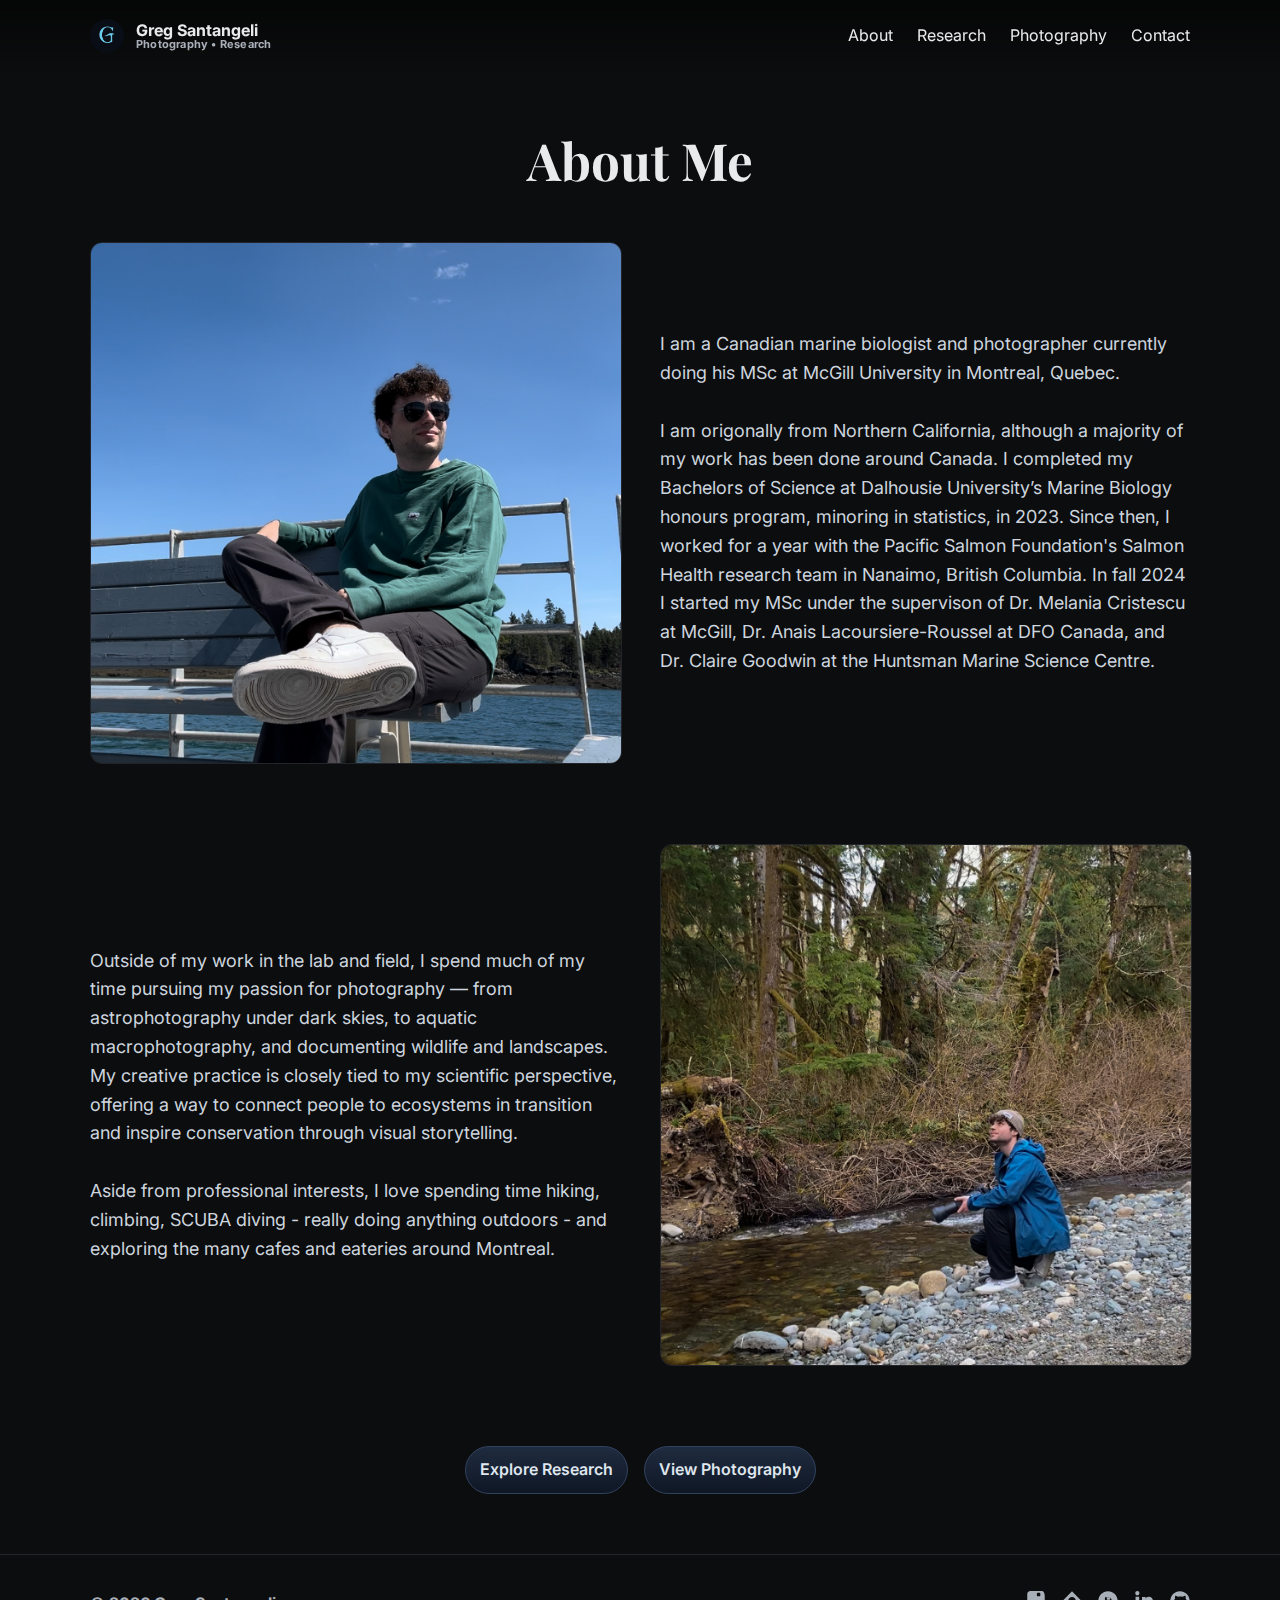
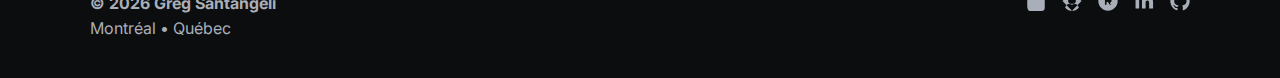
<file: about.html>
<!DOCTYPE html>
<html lang="en">
<head>
  <meta charset="utf-8" />
  <meta name="viewport" content="width=device-width, initial-scale=1" />
  <title>About Me — Greg Santangeli</title>
  <meta name="description" content="About Greg Santangeli — Researcher and photographer based in Montréal." />
  <link rel="preconnect" href="https://fonts.googleapis.com">
  <link rel="preconnect" href="https://fonts.gstatic.com" crossorigin>
  <link href="https://fonts.googleapis.com/css2?family=Inter:wght@300;400;500;600;700;800;900&family=Playfair+Display:wght@600;700&display=swap" rel="stylesheet">
  <style>
    :root {
      --bg: #0c0d0e;
      --fg: #e8eaec;
      --muted: #a9afb8;
      --accent: #9ad3ff;
      --card: #121316;
      --border: #22242a;
      --maxw: 1100px;
    }
    body {
      margin: 0;
      background: var(--bg);
      color: var(--fg);
      font-family: Inter, system-ui, sans-serif;
      line-height: 1.6;
    }
    a { color: inherit; text-decoration: none; }
    img { max-width: 100%; display: block; border-radius: 12px; }

    /* Reuse nav + footer styles from index */
    .nav { position: fixed; inset: 0 0 auto 0; height: 72px; display: flex; align-items: center; justify-content: center; z-index: 50; transition: background 300ms ease, box-shadow 300ms ease; background: linear-gradient(to bottom, rgba(0,0,0,.55), rgba(0,0,0,0)); }
    .nav.scrolled { background: rgba(10,11,13,.9); box-shadow: 0 10px 30px rgba(0,0,0,.25); backdrop-filter: blur(6px); }
    .nav-inner { width: 100%; max-width: var(--maxw); padding: 0 20px; display: flex; align-items: center; justify-content: space-between; }
    .brand { display:flex; align-items:center; gap:12px; font-weight:700; }
    .brand .mark { width: 34px; height: 34px; display:flex; align-items:center; justify-content:center; background:none; }
    .menu { display:flex; gap:24px; align-items:center; }
    .btn { display:inline-flex; align-items:center; gap:10px; padding:10px 14px; border-radius:999px; background:rgba(21,25,34,.6); color:#dfe6ee; border:1px solid #273041; font-weight:600; }

    main { padding: 120px 20px 60px; max-width: var(--maxw); margin: 0 auto; }
    h1 { font-family: "Playfair Display", Georgia, serif; font-size: clamp(32px, 4vw, 52px); margin: 0 0 40px; text-align: center; }
    .section { 
  display: grid; 
  grid-template-columns: 1fr 1fr; 
  gap: 40px; 
  align-items: stretch;         /* both columns get the same row height */
  margin-bottom: 80px; 
}

/* Vertically center the paragraph so it looks balanced next to the image */
.section p { 
  font-size: 18px; 
  color: #cdd5df; 
  display: flex; 
  align-items: center; 
  margin: 0; 
}

/* Image fills the row height (same as the text column), but won’t exceed the cap */
.section img { 
  width: 100%; 
  height: 100%;                 /* match the text column height */
  max-height: 520px;            /* prevent the image getting too tall on long text */
  object-fit: cover; 
  object-position: center;      /* adjust e.g., center 15% if you need to bias the crop */
  border-radius: 12px; 
  border: 1px solid var(--border); 
}

   .section.alt { grid-template-columns: 1fr 1fr; }

    @media (max-width: 800px) {
    .section, .section.alt { grid-template-columns: 1fr; text-align: center; }
    .section img { margin:0 auto; height:auto; }
    }

    .links { text-align:center; margin-top:60px; display:flex; gap:16px; justify-content:center; flex-wrap:wrap; }
    .links .btn { background:linear-gradient(180deg,#1f2b3f,#0f1725); border-color:#31425f; }

    footer { border-top:1px solid var(--border); padding:36px 20px; color:var(--muted); }
    .foot { max-width: var(--maxw); margin:0 auto; display:flex; justify-content:space-between; gap:16px; flex-wrap:wrap; }
    .social { display:flex; gap:16px; }
    .social a svg { width:20px; height:20px; fill:currentColor; }
    
    /* Stack name + tagline */
  .brand .text { display: flex; flex-direction: column; line-height: 1.2; }
  .brand .text small { display: block; font-size: 11px; color: var(--muted); letter-spacing: .2px; margin-top: -2px; }

  </style>
</head>
<body>
  <!-- NAV -->
  <header class="nav" id="nav">
    <div class="nav-inner">
      <a class="brand" href="/">
        <span class="mark"><img src="website/icon.png" alt="Logo" style="width:100%; height:100%; border-radius:50%;" /></span>
        <span class="text">Greg Santangeli<small>Photography • Research</small></span>
      </a>
      <nav class="menu" aria-label="Primary">
        <a href="about.html">About</a>
        <a href="research.html">Research</a>
        <a href="photography.html">Photography</a>
        <a href="contact.html">Contact</a>
      </nav>
    </div>
  </header>

  <main>
    <h1>About Me</h1>

    <!-- Section 1 -->
    <div class="section">
      <img src="website/about/profile_1.jpg" alt="Greg Santangeli profile photo" />
      <p>I am a Canadian marine biologist and photographer currently doing his MSc at McGill University in Montreal, Quebec. <br></br>
      I am origonally from Northern California, although a majority of my work has been done around Canada. I completed my 
      Bachelors of Science at Dalhousie University’s Marine Biology honours program, minoring in statistics, in 2023. 
      Since then, I worked for a year with the Pacific Salmon Foundation's Salmon Health research team in Nanaimo, British Columbia. 
      In fall 2024 I started my MSc under the supervison of Dr. Melania Cristescu at McGill, Dr. Anais Lacoursiere-Roussel at DFO Canada, 
      and Dr. Claire Goodwin at the Huntsman Marine Science Centre.</p>
    </div>

    <!-- Section 2 -->
    <div class="section alt">
      <p>Outside of my work in the lab and field, I spend much of my time pursuing my passion for photography — 
      from astrophotography under dark skies, to aquatic macrophotography, and documenting wildlife and landscapes. My creative practice is 
      closely tied to my scientific perspective, offering a way to connect people to ecosystems in transition and 
      inspire conservation through visual storytelling. <br></br> Aside from professional interests, I love spending time 
      hiking, climbing, SCUBA diving - really doing anything outdoors - and exploring the many cafes and eateries around Montreal. </p>
      <img src="website/about/by_river.JPG" alt="Greg photographing in the field" />
    </div>
    
    <!-- Section 3 -->
    

    <!-- Links -->
    <div class="links">
      <a class="btn" href="research.html">Explore Research</a>
      <a class="btn" href="photography.html">View Photography</a>
    </div>
  </main>

    <!-- FOOTER -->
  <footer>
    <div class="foot">
      <div>
        <div style="font-weight:700">© <span id="year"></span> Greg Santangeli</div>
        <div>Montréal • Québec</div>
      </div>
      <nav class="social" aria-label="Social">
<a href="https://www.instagram.com/gregsantangeli/" aria-label="Instagram" title="Instagram" target="_blank" rel="noopener">
  <svg xmlns="http://www.w3.org/2000/svg" viewBox="0 0 448 512" width="20" height="20" fill="currentColor">
    <path d="M224.1 141c-63.6 0-114.9 51.3-114.9 114.9s51.3 114.9 114.9 114.9 114.9-51.3 
    114.9-114.9S287.7 141 224.1 141zm146.4-141H77.5C34.7 0 0 34.7 
    0 77.5v293C0 477.3 34.7 512 77.5 512h293c42.8 0 
    77.5-34.7 77.5-77.5v-293C448 34.7 413.3 0 
    370.5 0zm-35.4 109.1c0 14.9-12 
    26.9-26.9 26.9h-35.8c-14.9 0-26.9-12-26.9-26.9V73.3c0-14.9 
    12-26.9 26.9-26.9h35.8c14.9 0 26.9 12 
    26.9 26.9v35.8z"/>
  </svg>
</a>
<a href="#" aria-label="Google Scholar" title="Google Scholar" target="_blank" rel="noopener">
  <svg xmlns="http://www.w3.org/2000/svg" viewBox="0 0 488 512" width="20" height="20" fill="currentColor">
    <path d="M244 8L0 256l244 248 244-248L244 8zm0 
    144c55.2 0 100 44.8 100 100s-44.8 100-100 
    100-100-44.8-100-100 44.8-100 100-100zm0 
    356c-71.6 0-136.5-34.9-176-88.6 16.4-53.5 
    66.2-91.4 124-91.4h104c57.8 0 107.6 
    37.9 124 91.4C380.5 473.1 315.6 508 244 508z"/>
  </svg>
</a>
<a href="https://www.researchgate.net/profile/Gregory-Santangeli" aria-label="ResearchGate" title="ResearchGate" target="_blank" rel="noopener">
  <svg xmlns="http://www.w3.org/2000/svg" viewBox="0 0 496 512" width="20" height="20" fill="currentColor">
    <path d="M248 8C111 8 0 119.3 0 256s111 248 248 
    248 248-111.3 248-248S385 8 248 
    8zm91.8 345.4h-47.4l-47.6-74.2h-33.2v74.2h-42V158.6h93.5c43.1 
    0 77.9 34.8 77.9 77.9 0 31.1-18.2 
    58-44.9 70.9l43.7 66zm-62-185.1h-60.2v54.9h60.2c15.2 
    0 27.5-12.3 27.5-27.5s-12.3-27.4-27.5-27.4z"/>
  </svg>
</a>
<a href="https://www.linkedin.com/in/gregory-santangeli/" aria-label="LinkedIn" title="LinkedIn" target="_blank" rel="noopener">
  <svg xmlns="http://www.w3.org/2000/svg" viewBox="0 0 448 512" width="20" height="20" fill="currentColor">
    <path d="M100.28 448H7.4V148.9h92.88zm-46.44-340c-29.5 
    0-53.5-24-53.5-53.5S24.34 1 53.84 
    1s53.5 24 53.5 53.5-24 53.5-53.5 
    53.5zM447.9 448h-92.4V302.4c0-34.7-12.4-58.3-43.4-58.3-23.7 
    0-37.8 15.9-44 31.3-2.3 5.6-2.9 
    13.4-2.9 21.3V448h-92.5s1.2-270.4 
    0-297.1h92.5v42.1c12.3-19 34.4-46.2 
    83.7-46.2 61.1 0 107.1 39.9 107.1 
    125.5V448z"/>
  </svg>
</a>
<a href="https://github.com/gregsantangeli" aria-label="GitHub" title="GitHub" target="_blank" rel="noopener">
  <svg xmlns="http://www.w3.org/2000/svg" viewBox="0 0 496 512" width="20" height="20" fill="currentColor">
    <path d="M165.9 397.4c0 2-2.3 3.6-5.2 
    3.6-2.9.3-5.2-1.3-5.2-3.6s2.3-3.6 
    5.2-3.6c2.9-.3 5.2 1.3 5.2 3.6zm-31.1-4.5c-.7 
    2-3.6 2.9-6.2 2-2.9-.7-4.5-2.9-3.9-4.9.7-2 
    3.6-2.9 6.2-2 2.9.7 4.5 2.9 3.9 
    4.9zm44.2-1.7c-2.9.7-5.9-.7-6.5-3.3-.7-2.6 
    1.3-5.2 4.2-5.9 2.9-.7 5.9.7 6.5 
    3.3.7 2.6-1.3 5.2-4.2 5.9zM244 
    8C108 8 0 116.6 0 256c0 110.9 69.8 
    205.2 167 238.7 12.3 2.3 16.8-5.2 
    16.8-11.6 0-5.9-.3-25.3-.3-48.1-61 
    13.2-74-26.2-74-26.2-11.3-28.8-27.4-36.5-27.4-36.5-22.6-15.2 
    1.6-14.9 1.6-14.9 25.2 1.6 38.5 
    25.9 38.5 25.9 22.3 38.5 58.5 
    27.4 72.7 20.8 2.3-16.2 8.7-27.4 
    15.9-33.6-54.5-6.2-111.9-27.4-111.9-119 
    0-26.2 9.4-47.5 25.2-64.4-2.6-6.2-11-31.6 
    2.6-65.8 0 0 20.8-6.5 67.8 
    24.7 19.8-5.5 41.2-7.8 62.6-7.8 21.4 
    0 42.8 2.9 62.6 7.8 47-31.3 67.8-24.7 
    67.8-24.7 13.6 34.2 5.2 59.6 
    2.6 65.8 15.9 16.9 25.5 38.2 25.5 
    64.4 0 91.9-57.7 112.7-112.5 
    118.7 9 7.8 17 22.6 17 
    45.5 0 33-.3 59.5-.3 67.8 0 
    6.5 4.5 13.9 17.1 11.6C426.2 461.2 
    496 366.9 496 256 496 116.6 384 
    8 244 8z"/>
  </svg>
</a>
      </nav>
    </div>
  </footer>

  <script>
    const nav = document.getElementById('nav');
    const onScroll = () => { if (window.scrollY > 12) nav.classList.add('scrolled'); else nav.classList.remove('scrolled'); };
    document.addEventListener('scroll', onScroll, { passive: true });
    onScroll();

    document.getElementById('year').textContent = new Date().getFullYear();
  </script>
</body>
</html>
</file>
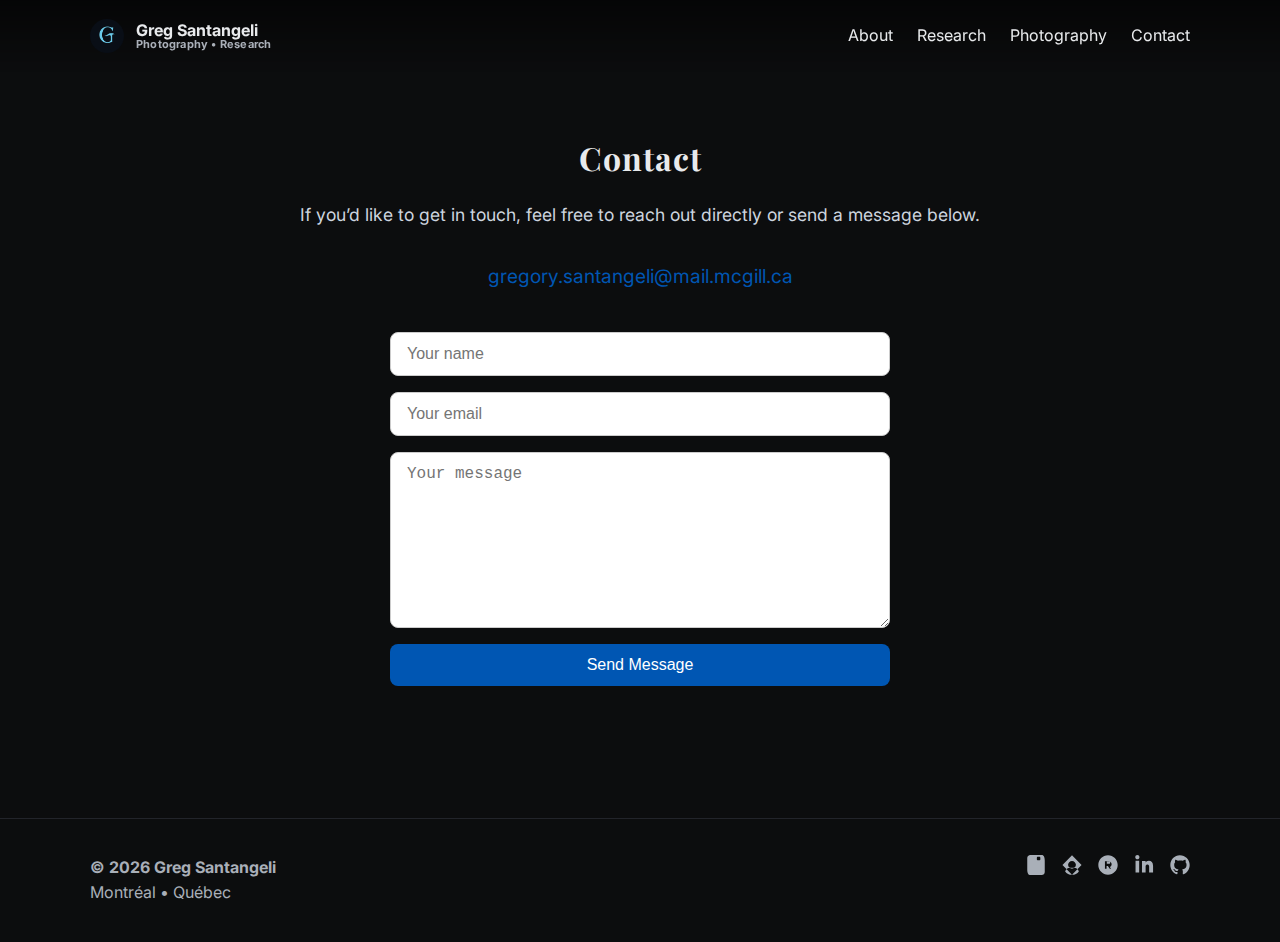
<file: contact.html>
<!DOCTYPE html>
<html lang="en">
<head>
  <meta charset="utf-8" />
  <meta name="viewport" content="width=device-width, initial-scale=1" />
  <title>About Me — Greg Santangeli</title>
  <meta name="description" content="About Greg Santangeli — Researcher and photographer based in Montréal." />
  <link rel="preconnect" href="https://fonts.googleapis.com">
  <link rel="preconnect" href="https://fonts.gstatic.com" crossorigin>
  <link href="https://fonts.googleapis.com/css2?family=Inter:wght@300;400;500;600;700;800;900&family=Playfair+Display:wght@600;700&display=swap" rel="stylesheet">
  <style>
    :root {
      --bg: #0c0d0e;
      --fg: #e8eaec;
      --muted: #a9afb8;
      --accent: #9ad3ff;
      --card: #121316;
      --border: #22242a;
      --maxw: 1100px;
    }
    body {
      margin: 0;
      background: var(--bg);
      color: var(--fg);
      font-family: Inter, system-ui, sans-serif;
      line-height: 1.6;
    }
    a { color: inherit; text-decoration: none; }
    img { max-width: 100%; display: block; border-radius: 12px; }

    /* Reuse nav + footer styles from index */
    .nav { position: fixed; inset: 0 0 auto 0; height: 72px; display: flex; align-items: center; justify-content: center; z-index: 50; transition: background 300ms ease, box-shadow 300ms ease; background: linear-gradient(to bottom, rgba(0,0,0,.55), rgba(0,0,0,0)); }
    .nav.scrolled { background: rgba(10,11,13,.9); box-shadow: 0 10px 30px rgba(0,0,0,.25); backdrop-filter: blur(6px); }
    .nav-inner { width: 100%; max-width: var(--maxw); padding: 0 20px; display: flex; align-items: center; justify-content: space-between; }
    .brand { display:flex; align-items:center; gap:12px; font-weight:700; }
    .brand .mark { width: 34px; height: 34px; display:flex; align-items:center; justify-content:center; background:none; }
    .menu { display:flex; gap:24px; align-items:center; }
    .btn { display:inline-flex; align-items:center; gap:10px; padding:10px 14px; border-radius:999px; background:rgba(21,25,34,.6); color:#dfe6ee; border:1px solid #273041; font-weight:600; }

    main { padding: 120px 20px 60px; max-width: var(--maxw); margin: 0 auto; }
    h1 { font-family: "Playfair Display", Georgia, serif; font-size: clamp(32px, 4vw, 52px); margin: 0 0 40px; text-align: center; }
    .section { 
  display: grid; 
  grid-template-columns: 1fr 1fr; 
  gap: 40px; 
  align-items: stretch;         /* both columns get the same row height */
  margin-bottom: 80px; 
}

/* Vertically center the paragraph so it looks balanced next to the image */
.section p { 
  font-size: 18px; 
  color: #cdd5df; 
  display: flex; 
  align-items: center; 
  margin: 0; 
}

/* Image fills the row height (same as the text column), but won’t exceed the cap */
.section img { 
  width: 100%; 
  height: 100%;                 /* match the text column height */
  max-height: 520px;            /* prevent the image getting too tall on long text */
  object-fit: cover; 
  object-position: center;      /* adjust e.g., center 15% if you need to bias the crop */
  border-radius: 12px; 
  border: 1px solid var(--border); 
}

   .section.alt { grid-template-columns: 1fr 1fr; }

    @media (max-width: 800px) {
    .section, .section.alt { grid-template-columns: 1fr; text-align: center; }
    .section img { margin:0 auto; height:auto; }
    }

    .links { text-align:center; margin-top:60px; display:flex; gap:16px; justify-content:center; flex-wrap:wrap; }
    .links .btn { background:linear-gradient(180deg,#1f2b3f,#0f1725); border-color:#31425f; }

    footer { border-top:1px solid var(--border); padding:36px 20px; color:var(--muted); }
    .foot { max-width: var(--maxw); margin:0 auto; display:flex; justify-content:space-between; gap:16px; flex-wrap:wrap; }
    .social { display:flex; gap:16px; }
    .social a svg { width:20px; height:20px; fill:currentColor; }
    
    /* Stack name + tagline */
  .brand .text { display: flex; flex-direction: column; line-height: 1.2; }
  .brand .text small { display: block; font-size: 11px; color: var(--muted); letter-spacing: .2px; margin-top: -2px; }

    .contact-container {
      max-width: 700px;
      margin: 100px auto;
      padding: 2rem;
      text-align: center;
    }

    h1 {
      font-size: 2rem;
      letter-spacing: 1px;
      margin-bottom: 0.5rem;
    }

    p {
      font-size: 1.1rem;
      color: #cdd5df;
      margin-bottom: 2rem;
    }

    .email-link {
      display: inline-block;
      font-size: 1.2rem;
      color: #0056b3;
      text-decoration: none;
      margin-bottom: 2.5rem;
    }

    .email-link:hover {
      text-decoration: underline;
    }

    form {
      display: flex;
      flex-direction: column;
      gap: 1rem;
      max-width: 500px;
      margin: 0 auto;
    }

    input, textarea {
      padding: 0.75rem 1rem;
      font-size: 1rem;
      border: 1px solid #ccc;
      border-radius: 8px;
      outline: none;
      transition: border-color 0.3s;
    }

    input:focus, textarea:focus {
      border-color: #0056b3;
    }

    textarea {
      resize: vertical;
      min-height: 150px;
    }

    button {
      background-color: #0056b3;
      color: #fff;
      border: none;
      padding: 0.75rem;
      border-radius: 8px;
      font-size: 1rem;
      cursor: pointer;
      transition: background-color 0.3s;
    }

    button:hover {
      background-color: #003f87;
    }
  </style>
</head>
<body>
  <!-- NAV -->
<header class="nav" id="nav">
    <div class="nav-inner">
      <a class="brand" href="/">
        <span class="mark"><img src="website/icon.png" alt="Logo" style="width:100%; height:100%; border-radius:50%;" /></span>
        <span class="text">Greg Santangeli<small>Photography • Research</small></span>
      </a>
      <nav class="menu" aria-label="Primary">
        <a href="/about.html">About</a>
        <a href="/research.html">Research</a>
        <a href="/photography.html">Photography</a>
        <a href="/contact.html">Contact</a>
      </nav>
    </div>
</header>
  
<body>
  <div class="contact-container">
    <h1>Contact</h1>
    <p>If you’d like to get in touch, feel free to reach out directly or send a message below.</p>

    <a class="email-link" href="mailto:gregory.santangeli@mail.mcgill.ca">gregory.santangeli@mail.mcgill.ca</a>

    <form action="https://formspree.io/f/your-form-id" method="POST">
      <input type="text" name="name" placeholder="Your name" required>
      <input type="email" name="_replyto" placeholder="Your email" required>
      <textarea name="message" placeholder="Your message" required></textarea>
      <button type="submit">Send Message</button>
    </form>
  </div>
</body>  

<!-- FOOTER -->
  <footer>
    <div class="foot">
      <div>
        <div style="font-weight:700">© <span id="year"></span> Greg Santangeli</div>
        <div>Montréal • Québec</div>
      </div>
      <nav class="social" aria-label="Social">
<a href="https://www.instagram.com/gregsantangeli/" aria-label="Instagram" title="Instagram" target="_blank" rel="noopener">
  <svg xmlns="http://www.w3.org/2000/svg" viewBox="0 0 448 512" width="20" height="20" fill="currentColor">
    <path d="M224.1 141c-63.6 0-114.9 51.3-114.9 114.9s51.3 114.9 114.9 114.9 114.9-51.3 
    114.9-114.9S287.7 141 224.1 141zm146.4-141H77.5C34.7 0 0 34.7 
    0 77.5v293C0 477.3 34.7 512 77.5 512h293c42.8 0 
    77.5-34.7 77.5-77.5v-293C448 34.7 413.3 0 
    370.5 0zm-35.4 109.1c0 14.9-12 
    26.9-26.9 26.9h-35.8c-14.9 0-26.9-12-26.9-26.9V73.3c0-14.9 
    12-26.9 26.9-26.9h35.8c14.9 0 26.9 12 
    26.9 26.9v35.8z"/>
  </svg>
</a>
<a href="#" aria-label="Google Scholar" title="Google Scholar" target="_blank" rel="noopener">
  <svg xmlns="http://www.w3.org/2000/svg" viewBox="0 0 488 512" width="20" height="20" fill="currentColor">
    <path d="M244 8L0 256l244 248 244-248L244 8zm0 
    144c55.2 0 100 44.8 100 100s-44.8 100-100 
    100-100-44.8-100-100 44.8-100 100-100zm0 
    356c-71.6 0-136.5-34.9-176-88.6 16.4-53.5 
    66.2-91.4 124-91.4h104c57.8 0 107.6 
    37.9 124 91.4C380.5 473.1 315.6 508 244 508z"/>
  </svg>
</a>
<a href="https://www.researchgate.net/profile/Gregory-Santangeli" aria-label="ResearchGate" title="ResearchGate" target="_blank" rel="noopener">
  <svg xmlns="http://www.w3.org/2000/svg" viewBox="0 0 496 512" width="20" height="20" fill="currentColor">
    <path d="M248 8C111 8 0 119.3 0 256s111 248 248 
    248 248-111.3 248-248S385 8 248 
    8zm91.8 345.4h-47.4l-47.6-74.2h-33.2v74.2h-42V158.6h93.5c43.1 
    0 77.9 34.8 77.9 77.9 0 31.1-18.2 
    58-44.9 70.9l43.7 66zm-62-185.1h-60.2v54.9h60.2c15.2 
    0 27.5-12.3 27.5-27.5s-12.3-27.4-27.5-27.4z"/>
  </svg>
</a>
<a href="https://www.linkedin.com/in/gregory-santangeli/" aria-label="LinkedIn" title="LinkedIn" target="_blank" rel="noopener">
  <svg xmlns="http://www.w3.org/2000/svg" viewBox="0 0 448 512" width="20" height="20" fill="currentColor">
    <path d="M100.28 448H7.4V148.9h92.88zm-46.44-340c-29.5 
    0-53.5-24-53.5-53.5S24.34 1 53.84 
    1s53.5 24 53.5 53.5-24 53.5-53.5 
    53.5zM447.9 448h-92.4V302.4c0-34.7-12.4-58.3-43.4-58.3-23.7 
    0-37.8 15.9-44 31.3-2.3 5.6-2.9 
    13.4-2.9 21.3V448h-92.5s1.2-270.4 
    0-297.1h92.5v42.1c12.3-19 34.4-46.2 
    83.7-46.2 61.1 0 107.1 39.9 107.1 
    125.5V448z"/>
  </svg>
</a>
<a href="https://github.com/gregsantangeli" aria-label="GitHub" title="GitHub" target="_blank" rel="noopener">
  <svg xmlns="http://www.w3.org/2000/svg" viewBox="0 0 496 512" width="20" height="20" fill="currentColor">
    <path d="M165.9 397.4c0 2-2.3 3.6-5.2 
    3.6-2.9.3-5.2-1.3-5.2-3.6s2.3-3.6 
    5.2-3.6c2.9-.3 5.2 1.3 5.2 3.6zm-31.1-4.5c-.7 
    2-3.6 2.9-6.2 2-2.9-.7-4.5-2.9-3.9-4.9.7-2 
    3.6-2.9 6.2-2 2.9.7 4.5 2.9 3.9 
    4.9zm44.2-1.7c-2.9.7-5.9-.7-6.5-3.3-.7-2.6 
    1.3-5.2 4.2-5.9 2.9-.7 5.9.7 6.5 
    3.3.7 2.6-1.3 5.2-4.2 5.9zM244 
    8C108 8 0 116.6 0 256c0 110.9 69.8 
    205.2 167 238.7 12.3 2.3 16.8-5.2 
    16.8-11.6 0-5.9-.3-25.3-.3-48.1-61 
    13.2-74-26.2-74-26.2-11.3-28.8-27.4-36.5-27.4-36.5-22.6-15.2 
    1.6-14.9 1.6-14.9 25.2 1.6 38.5 
    25.9 38.5 25.9 22.3 38.5 58.5 
    27.4 72.7 20.8 2.3-16.2 8.7-27.4 
    15.9-33.6-54.5-6.2-111.9-27.4-111.9-119 
    0-26.2 9.4-47.5 25.2-64.4-2.6-6.2-11-31.6 
    2.6-65.8 0 0 20.8-6.5 67.8 
    24.7 19.8-5.5 41.2-7.8 62.6-7.8 21.4 
    0 42.8 2.9 62.6 7.8 47-31.3 67.8-24.7 
    67.8-24.7 13.6 34.2 5.2 59.6 
    2.6 65.8 15.9 16.9 25.5 38.2 25.5 
    64.4 0 91.9-57.7 112.7-112.5 
    118.7 9 7.8 17 22.6 17 
    45.5 0 33-.3 59.5-.3 67.8 0 
    6.5 4.5 13.9 17.1 11.6C426.2 461.2 
    496 366.9 496 256 496 116.6 384 
    8 244 8z"/>
  </svg>
</a>
      </nav>
    </div>
  </footer>

  <script>
    const nav = document.getElementById('nav');
    const onScroll = () => { if (window.scrollY > 12) nav.classList.add('scrolled'); else nav.classList.remove('scrolled'); };
    document.addEventListener('scroll', onScroll, { passive: true });
    onScroll();

    document.getElementById('year').textContent = new Date().getFullYear();
  </script>
</body>
</html>
</file>
